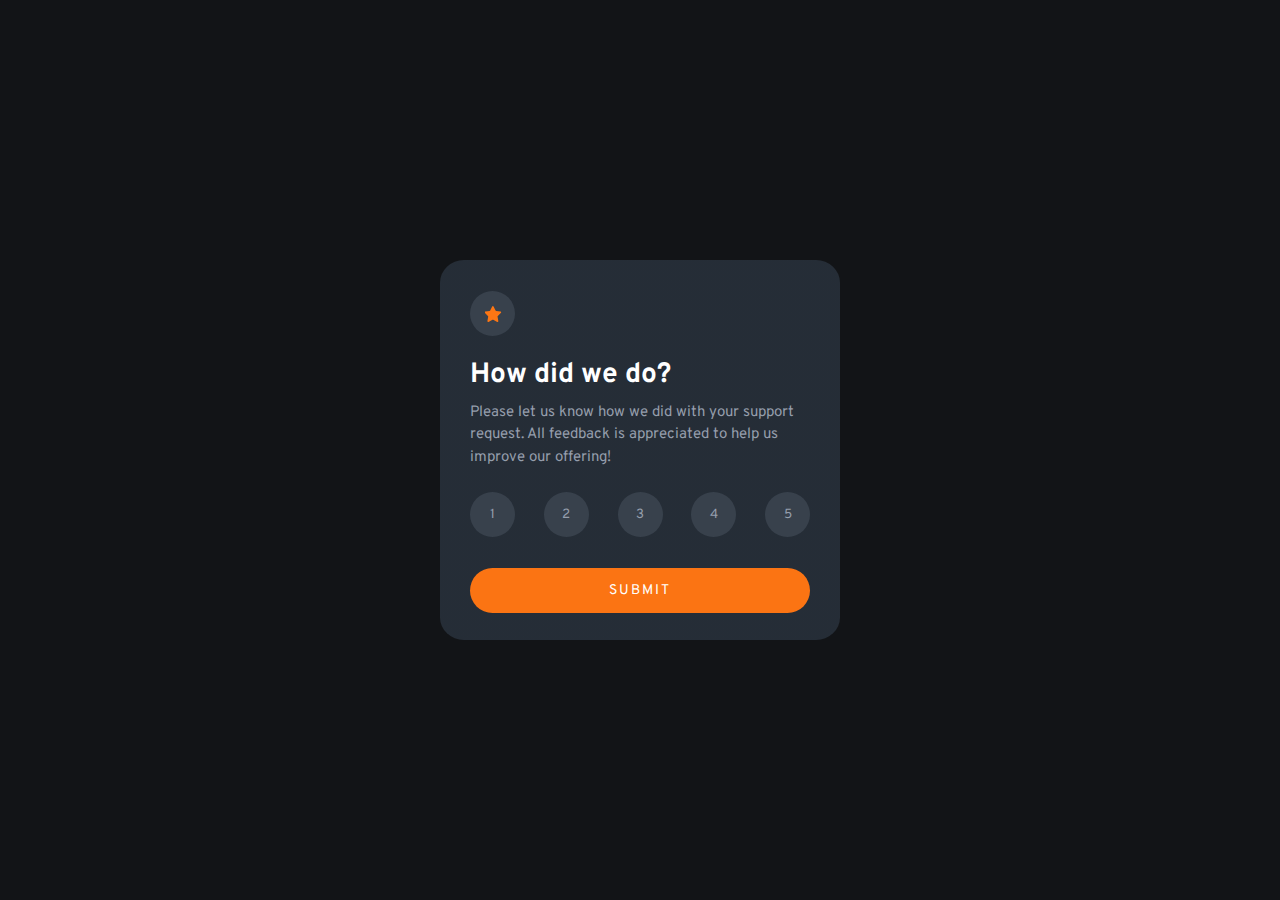
<file: Interactive Rating/index.html>
<!DOCTYPE html>
<html lang="en">
<head>
    <meta charset="UTF-8">
    <meta http-equiv="X-UA-Compatible" content="IE=edge">
    <meta name="viewport" content="width=device-width, initial-scale=1.0">
    <link rel="stylesheet" href="CSS/style.css">
    <title>Document</title>
</head>
<body>
    <main class="card-container">
        <div class="background-item">
            <img src="images/icon-star.svg" alt="">
        </div>
        <header class="card-header">
            <h1>How did we do?</h1>
        </header>

        <section class="card-body">
            <p>Please let us know how we did with your support request. All feedback is appreciated to help us improve our offering!</p>
        </section>

        <section>
            <ul class="list">
                <li><button id="1" class="background-item button-list button" onclick="GetValue(1)">1</button></li>
                <li><button id="2" class="background-item button-list button" onclick="GetValue(2)">2</button></li>
                <li><button id="3" class="background-item button-list button" onclick="GetValue(3)">3</button></li>
                <li><button id="4" class="background-item button-list button" onclick="GetValue(4)">4</button></li>
                <li><button id="5" class="background-item button-list button" onclick="GetValue(5)">5</button></li>
            </ul>
        </section>
        <footer>
            <a href="page.html"><button class="button-submit button">Submit</button></a>
        </footer>
        <script src="JS/index.js"></script>
    </main>
</body>
</html>
</file>
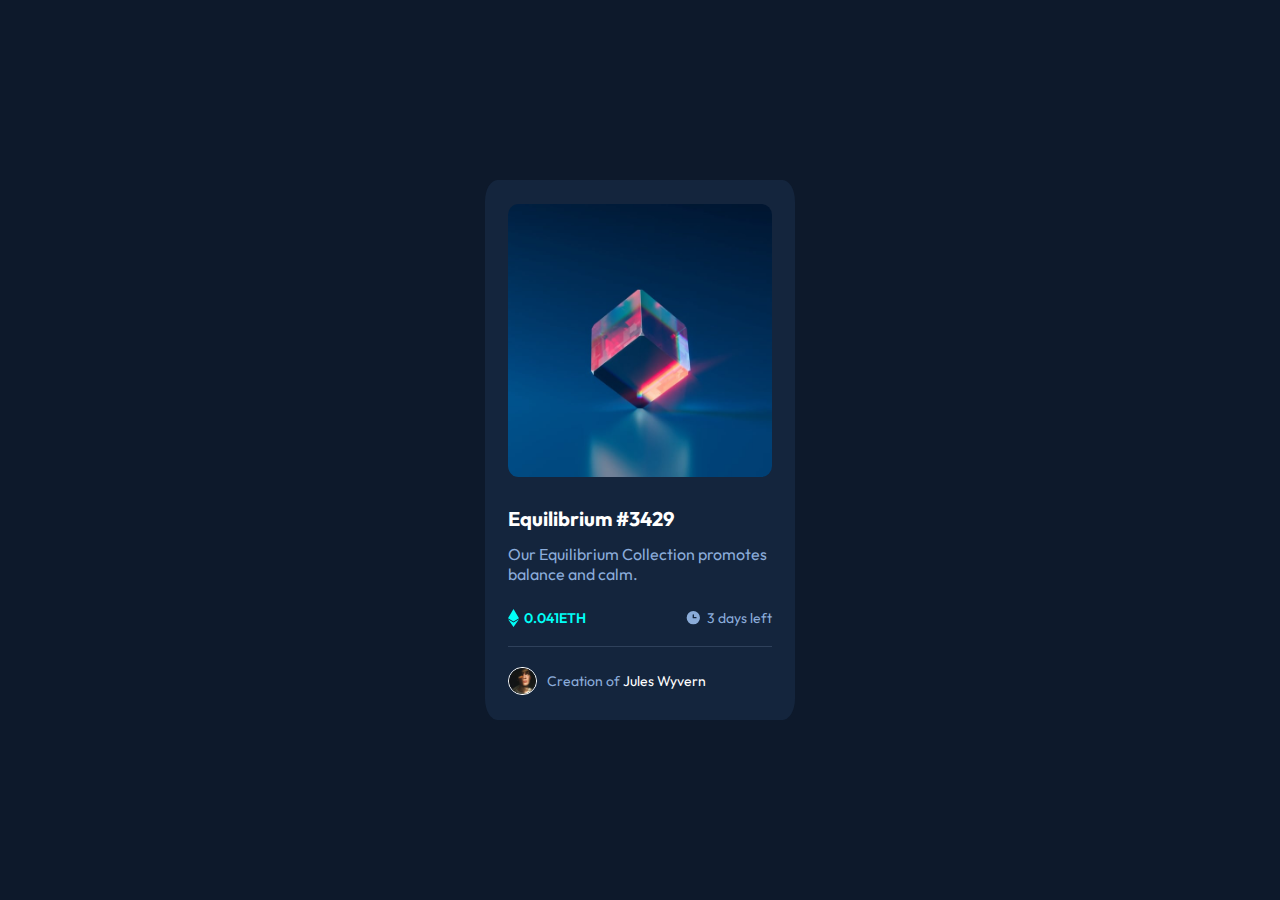
<file: NFT Card Componet/index.html>
<!DOCTYPE html>
<html lang="en">
<head>
    <meta charset="UTF-8">
    <meta http-equiv="X-UA-Compatible" content="IE=edge">
    <meta name="viewport" content="width=device-width, initial-scale=1.0">
    <title>NFT Card Document</title>
    <link rel="shortcut icon" href="images/favicon-32x32.png" type="image/x-icon">
    <link rel="stylesheet" href="CSS/Style.css">
</head>
<body>
    <main class="card-container">
        <img src="images/image-equilibrium.jpg" alt="equilibrium-logo" class="card-image pointer">

        <div class="overlay"></div>

        <header class="card-header">
            <h1 class="title pointer">Equilibrium #3429</h1>
        </header>

        <section class="card-body">
            <p class="description">Our Equilibrium Collection promotes balance and calm.</p>

            <article class="infos">
                <p class="info-body info-ethereum"><img src="images/icon-ethereum.svg" alt="icon ethereum">0.041ETH</p>
                <p class="info-body"><img src="images/icon-clock.svg" alt="icon clock">3 days left</p>
            </article>
        </section>

        <footer class="card-footer">
            <p class="icon-avatar"><img src="images/image-avatar.png" alt="icon avatar">Creation of <span class="pointer">Jules Wyvern</span></p>
        </footer>
    </main>
</body>
</html>
</file>
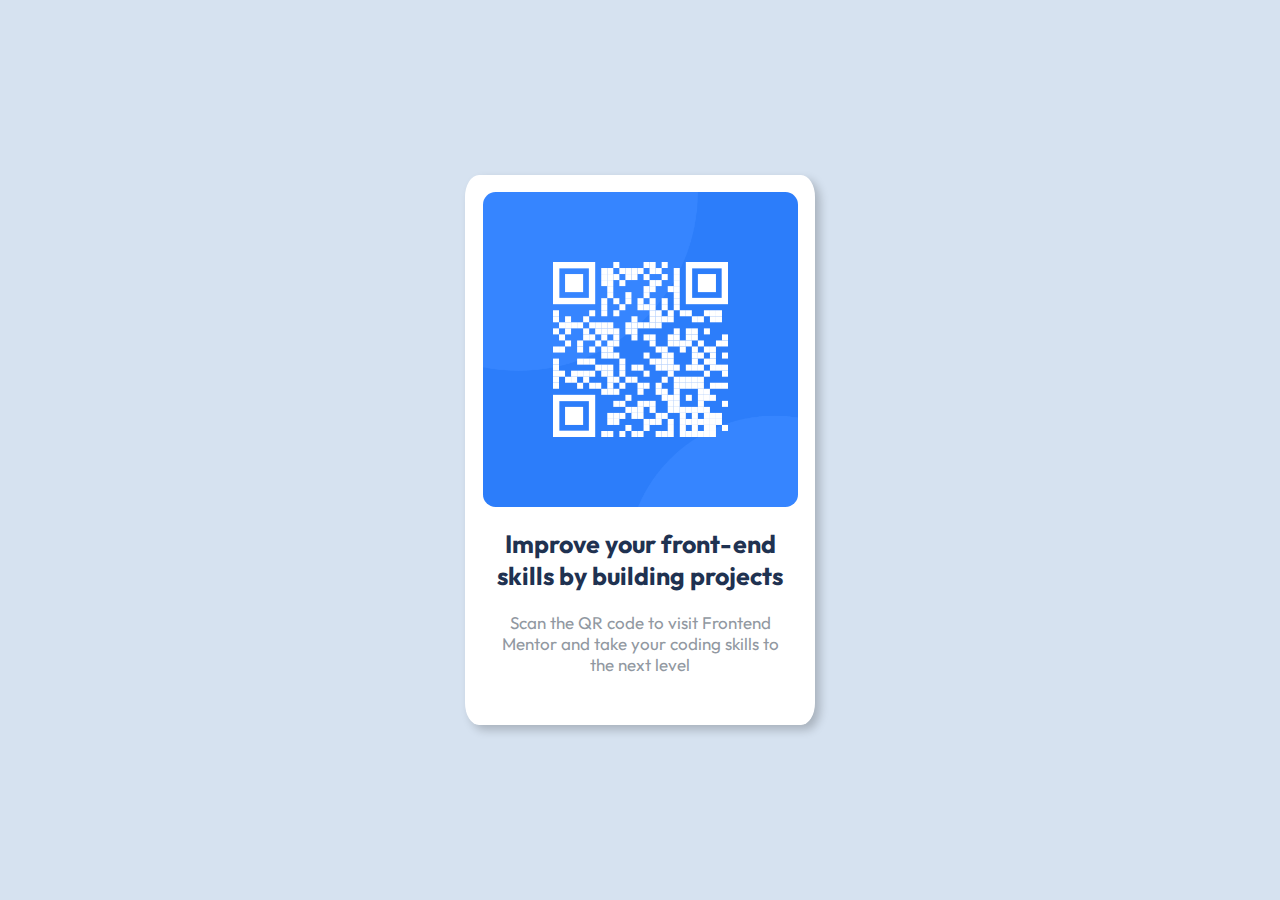
<file: QR Code/index.html>
<!DOCTYPE html>
<html lang="en">
<head>
    <meta charset="UTF-8">
    <meta http-equiv="X-UA-Compatible" content="IE=edge">
    <meta name="viewport" content="width=device-width, initial-scale=1.0">
    <title>QR Code</title>
    <link rel="shortcut icon" href="images/favicon-32x32.png" type="image/x-icon">
    <link rel="stylesheet" href="CSS/Style.css">
</head>
<body>
    <main class="container">
        <section class="QRCode">
            <img src="images/image-qr-code.png" alt="">
        </section>

        <section class="texts">
            <h1>Improve your front-end skills by building projects</h1>
            <p>Scan the QR code to visit Frontend Mentor and take your coding skills to the next level</p>
        </section>
    </main>
</body>
</html>
</file>
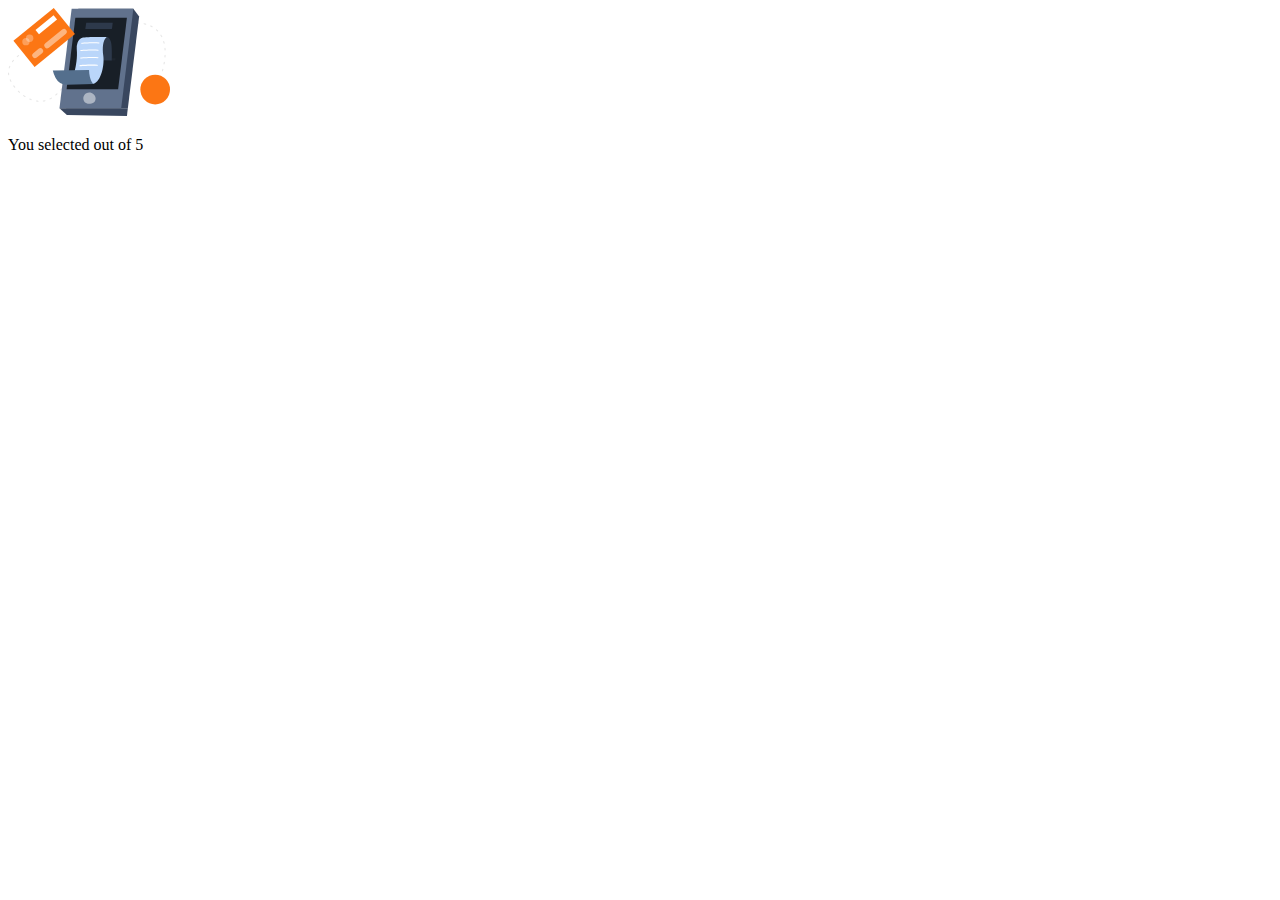
<file: Interactive Rating/page.html>
<!DOCTYPE html>
<html lang="en">
<head>
    <meta charset="UTF-8">
    <meta http-equiv="X-UA-Compatible" content="IE=edge">
    <meta name="viewport" content="width=device-width, initial-scale=1.0">
    <title>Document</title>
</head>
<body>
    <main>
        <img src="images/illustration-thank-you.svg" alt="">

        <p id="gt">You selected <span id="test"></span> out of 5</p>
        <script src="JS/index.js"></script>
    </main>
</body>
</html>
</file>
<file: Interactive Rating/CSS/style.css>
@import url('https://fonts.googleapis.com/css2?family=Overpass:wght@400;700&display=swap');

* {
    border: 0;
    padding: 0;
    margin: 0;
    font-family: Overpass;
}

body {
    height: 100vh;
    display: flex;
    justify-content: center;
    align-items: center;
    background-color: hsl(216, 12%, 8%);
}

.card-container {
    width: 400px;
    height: 380px;
    border-radius: 6%;
    display: grid;
    grid-template-columns: 85%;
    grid-template-rows: 20% 15% 20% 18% 20%;
    justify-content: center;
    align-items: flex-end;
    background-image: radial-gradient(hsl(213, 19%, 18%), hsl(213, 19%, 18%));
    background-position: 20px;
}

.background-item {
    background-color: hsl(215, 15%, 26%);
    border-radius: 100%;
    width: 45px;
    height: 45px;
    position: relative;
}

.background-item img {
    position: absolute;
    top: 50%;
    left: 50%;

    transform: translate(-50%, -50%);
}

.card-header {
    color: white;
    font-size: 14px;
}

.card-body p {
    font-size: 15px;
    color: hsl(217, 12%, 63%);
    line-height: 1.5;
}

.list {
    list-style: none;
    display: flex;
    justify-content: space-between;
}

.button {
    cursor: pointer;
}

.button-list {
    color: hsl(217, 12%, 63%);
}

.button-list:hover {
    background-color: hsl(25, 97%, 53%);
    color: white;
    font-weight: 700;
}

.button-list:focus {
    background-color: hsl(217, 12%, 63%);   
    color: white;
}

.button-submit {
    width: 100%;
    height: 45px;
    border-radius: 30px;
    background-color: hsl(25, 97%, 53%);
    font-size: 14px;
    color: white;
    text-transform: uppercase;
    letter-spacing: 2px;
}

.button-submit:active {
    background-color: white;
    color: hsl(25, 97%, 53%);
}
</file>
<file: NFT Card Componet/CSS/Style.css>
@import url('https://fonts.googleapis.com/css2?family=Montserrat:wght@500;700&family=Outfit:wght@300;400;600&display=swap');

* {
    border: 0;
    padding: 0;
    margin: 0;
    font-family: Outfit;
    font-size: 18px;
    color: hsl(215, 51%, 70%);
}

body {
    height: 100vh;
    background-color: hsl(217, 54%, 11%);

    display: flex;
    justify-content: center;
    align-items: center;
}

.card-container {
    width: 310px;
    height: 540px;
    background-color:  hsl(216, 50%, 16%);
    border-radius: 4%;

    display: grid;
    grid-template-columns: 85%;
    grid-template-rows: 55% 10% 20% 15%;
    justify-content: center;
    align-items: flex-end;
    padding: 0px 0 0px 0px;
}

.card-image {
    position: relative;
    width: 100%;
    height: 92%;
    border-radius: 4%;
}

.overlay {
    position: absolute;
    top: 50%;
    left: 50%;
    width: 264px;
    height: 273px;
    transform: translate(-50%, -90%);
    opacity: 0%;
    background-image: url("../images/icon-view.svg");
    background-repeat: no-repeat;
    background-position: center;
    background-color: hsla(178, 100%, 50%, 0.5);
    border-radius: 4%;
}

.overlay:hover {
    opacity: 100%;
    cursor: pointer;
}
.pointer:hover {
    cursor: pointer;
    color: hsl(178, 100%, 50%);
}

.title {
    color: white;
    font-size: 20px;
}

.card-body {
    width: 100%;
    height: 100%;
    display: flex;
    flex-direction: column;
    justify-content: space-around;
}

.description {
    font-size: 16px;
}

.infos {
    display: flex;
    justify-content: space-between;

}

.infos img {
    margin-right: 5px;
}

.info-body {
    display: flex;
    align-items: center;
    font-size: 14px;
}

.info-ethereum {
    color: hsl(178, 100%, 50%);
    font-weight: 600;
}

.card-footer {
    width: 100%;
    height: 90%;
    border-top: 1px solid hsl(215, 32%, 27%);

    display: flex;
    align-items: flex-start;
}

.icon-avatar {
    font-size: 14px;
    display: flex;
    align-items: center;
    margin-top: 20px;
}
span {
    display: contents;
    font-weight: 400;
    font-size: 14px;
    color: white;
}
.icon-avatar img {
    width: 10%;
    margin-right: 10px;
    border: 1px solid white;
    border-radius: 100%;
}
</file>
<file: QR Code/CSS/Style.css>
@import url('https://fonts.googleapis.com/css2?family=Montserrat:wght@500;700&family=Outfit:wght@400;700&display=swap');

* {
    border: none;
    margin: 0;
    padding: 0;
    font-family: Outfit;
}

body {
    background-color: hsl(212, 45%, 89%);
}

.container {
    display: flex;
    align-items: center;
    flex-direction: column;

    width: 350px;
    height: 550px;
    box-shadow: 5px 5px 10px rgba(0, 0, 0, 0.212);
    border-radius: 4%;
    background-color: hsl(0, 0%, 100%);

    position: absolute;
    top: 50%;
    left: 50%;
    transform: translate(-50%, -50%);
}

.QRCode img {
    margin: 17px;
    width: 315px;
    border-radius: 4%;
}

.texts {
    display: flex;
    flex-direction: column;
    align-items: center;
    text-align: center;
}

.texts h1 {
    color: hsl(218, 44%, 22%);
    font-weight: 700;
    font-size: 25px;
    width: 300px;
}

.texts p {
    color: hsl(212, 8%, 60%);
    width: 280px;
    font-size: 17px;
    margin: 20px;
}
</file>
